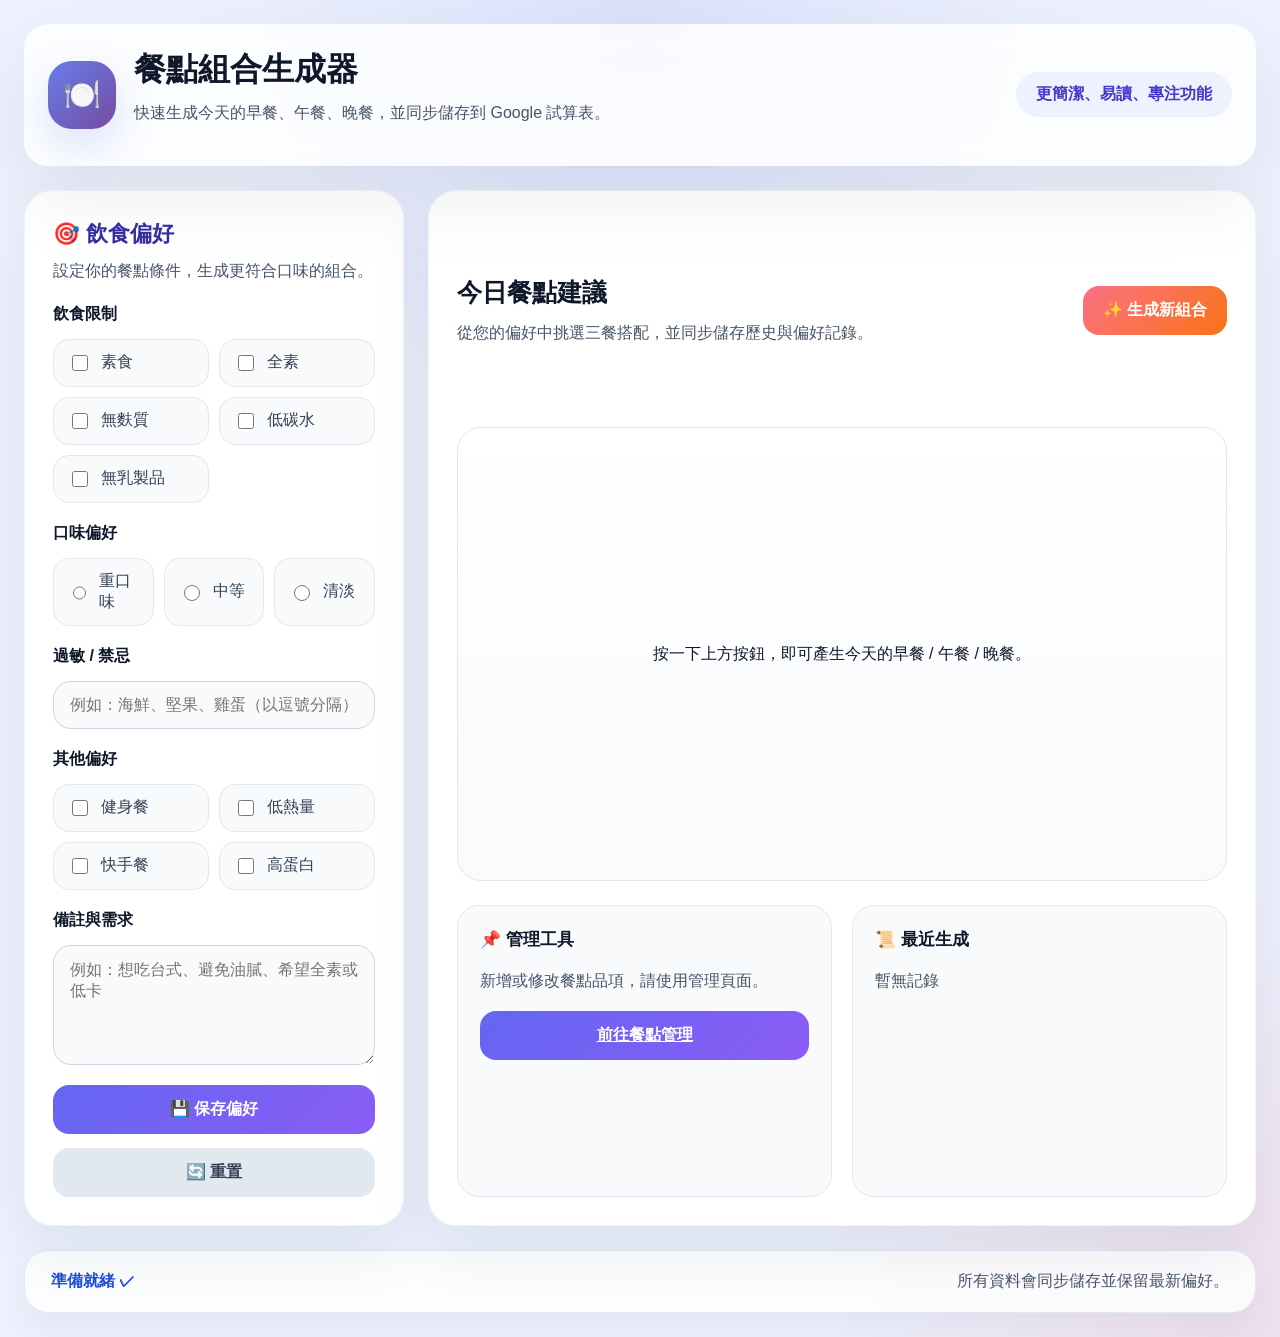
<file: index.html>
<!DOCTYPE html>
<html lang="zh-TW">
<head>
    <meta charset="UTF-8">
    <meta name="viewport" content="width=device-width, initial-scale=1.0">
    <title>🍽️ 你的餐點組合生成器</title>
    <link rel="stylesheet" href="styles.css">
</head>
<body>
    <div class="page-shell">
        <header class="topbar">
            <div class="topbar__brand">
                <div class="logo">🍽️</div>
                <div>
                    <h1>餐點組合生成器</h1>
                    <p class="subtitle">快速生成今天的早餐、午餐、晚餐，並同步儲存到 Google 試算表。</p>
                </div>
            </div>
            <div class="topbar__note">更簡潔、易讀、專注功能</div>
        </header>

        <main class="layout">
            <aside class="panel sidebar-panel">
                <div class="panel__header">
                    <div class="panel__title">🎯 飲食偏好</div>
                    <div class="panel__subtitle">設定你的餐點條件，生成更符合口味的組合。</div>
                </div>

                <section class="panel__section">
                    <h2>飲食限制</h2>
                    <div class="field-grid">
                        <label class="field-chip"><input type="checkbox" name="restriction" value="素食"><span>素食</span></label>
                        <label class="field-chip"><input type="checkbox" name="restriction" value="全素"><span>全素</span></label>
                        <label class="field-chip"><input type="checkbox" name="restriction" value="無麩質"><span>無麩質</span></label>
                        <label class="field-chip"><input type="checkbox" name="restriction" value="低碳水"><span>低碳水</span></label>
                        <label class="field-chip"><input type="checkbox" name="restriction" value="無乳製品"><span>無乳製品</span></label>
                    </div>
                </section>

                <section class="panel__section">
                    <h2>口味偏好</h2>
                    <div class="field-grid field-grid--small">
                        <label class="field-chip"><input type="radio" name="taste" value="重口味"><span>重口味</span></label>
                        <label class="field-chip"><input type="radio" name="taste" value="中等"><span>中等</span></label>
                        <label class="field-chip"><input type="radio" name="taste" value="清淡"><span>清淡</span></label>
                    </div>
                </section>

                <section class="panel__section">
                    <h2>過敏 / 禁忌</h2>
                    <input id="allergies" class="input-text" type="text" placeholder="例如：海鮮、堅果、雞蛋（以逗號分隔）">
                </section>

                <section class="panel__section">
                    <h2>其他偏好</h2>
                    <div class="field-grid">
                        <label class="field-chip"><input type="checkbox" name="other" value="健身餐"><span>健身餐</span></label>
                        <label class="field-chip"><input type="checkbox" name="other" value="低熱量"><span>低熱量</span></label>
                        <label class="field-chip"><input type="checkbox" name="other" value="快手餐"><span>快手餐</span></label>
                        <label class="field-chip"><input type="checkbox" name="other" value="高蛋白"><span>高蛋白</span></label>
                    </div>
                </section>

                <section class="panel__section">
                    <h2>備註與需求</h2>
                    <textarea id="userNote" class="input-text input-textarea" rows="5" placeholder="例如：想吃台式、避免油膩、希望全素或低卡"></textarea>
                </section>

                <div class="panel__actions">
                    <button id="savePrefs" class="btn btn-primary">💾 保存偏好</button>
                    <button id="resetPrefs" class="btn btn-secondary">🔄 重置</button>
                </div>
            </aside>

            <section class="panel content-panel">
                <div class="panel__hero">
                    <div>
                        <h2>今日餐點建議</h2>
                        <p>從您的偏好中挑選三餐搭配，並同步儲存歷史與偏好記錄。</p>
                    </div>
                    <button id="generateBtn" class="btn btn-accent">✨ 生成新組合</button>
                </div>

                <div id="resultsContainer" class="results-card">
                    <div class="empty-state">
                        <p>按一下上方按鈕，即可產生今天的早餐 / 午餐 / 晚餐。</p>
                    </div>
                </div>

                <div class="panel__section panel__section--split">
                    <div class="panel__card panel__card--soft">
                        <h3>📌 管理工具</h3>
                        <p>新增或修改餐點品項，請使用管理頁面。</p>
                        <a href="admin.html" class="btn btn-primary btn-block">前往餐點管理</a>
                    </div>

                    <div class="panel__card panel__card--soft">
                        <h3>📜 最近生成</h3>
                        <div id="historyContainer" class="history-list">
                            <p class="empty">暫無記錄</p>
                        </div>
                    </div>
                </div>
            </section>
        </main>

        <footer class="page-footer">
            <div id="status" class="status-bar">準備就緒 ✓</div>
            <div class="footer-text">所有資料會同步儲存並保留最新偏好。</div>
        </footer>
    </div>

    <script src="script.js"></script>
</body>
</html>
</file>
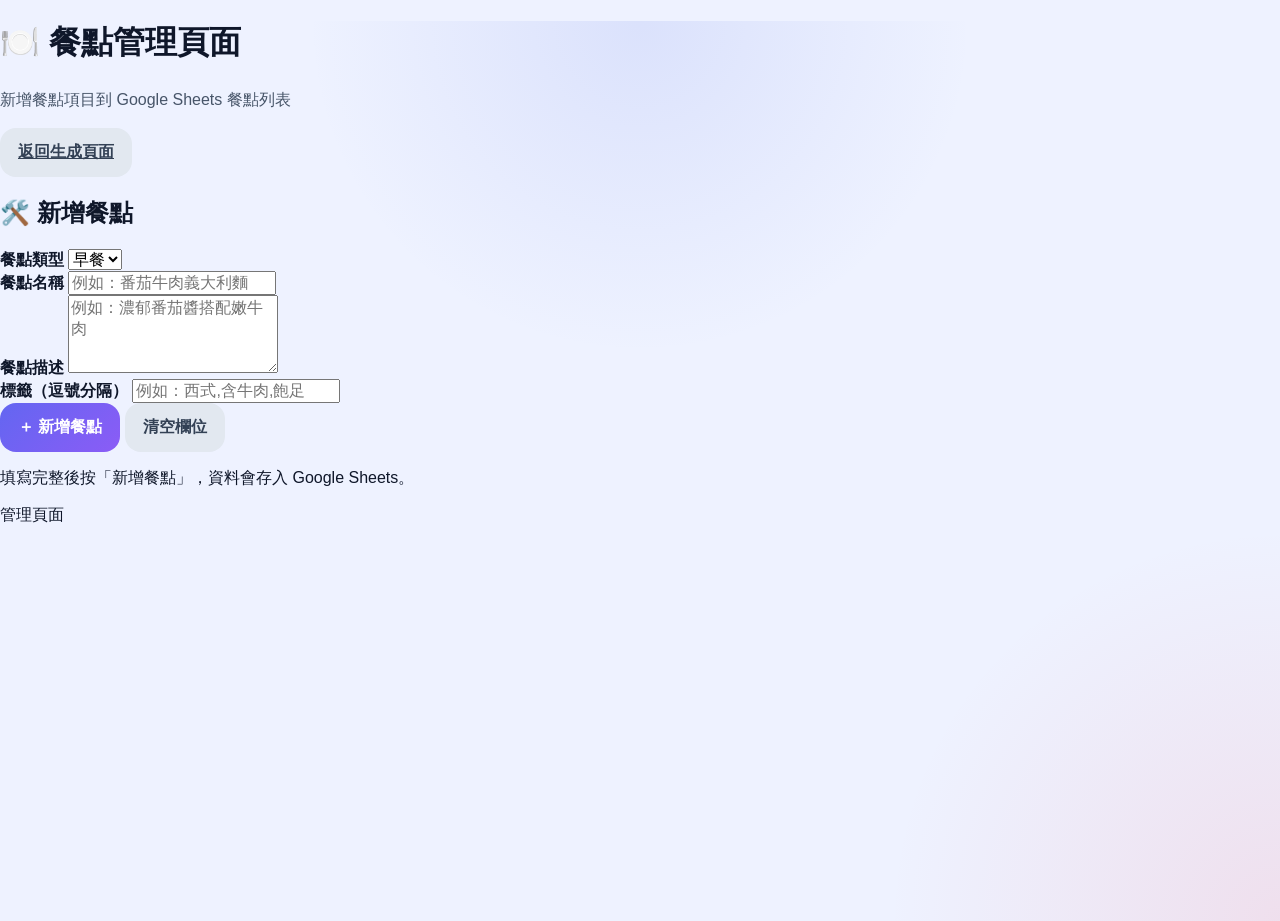
<file: admin.html>
<!DOCTYPE html>
<html lang="zh-TW">
<head>
    <meta charset="UTF-8">
    <meta name="viewport" content="width=device-width, initial-scale=1.0">
    <title>🍽️ 餐點管理頁面</title>
    <link rel="stylesheet" href="styles.css">
</head>
<body>
    <div class="container">
        <header class="header">
            <h1>🍽️ 餐點管理頁面</h1>
            <p class="subtitle">新增餐點項目到 Google Sheets 餐點列表</p>
            <div class="nav-links">
                <a class="btn btn-secondary" href="index.html">返回生成頁面</a>
            </div>
        </header>

        <main class="main-content admin-page">
            <section class="preferences-panel admin-form">
                <h2>🛠️ 新增餐點</h2>
                <div class="preference-section">
                    <label for="mealType"><strong>餐點類型</strong></label>
                    <select id="mealType" class="text-input">
                        <option value="早餐">早餐</option>
                        <option value="午餐">午餐</option>
                        <option value="晚餐">晚餐</option>
                    </select>
                </div>
                <div class="preference-section">
                    <label for="mealName"><strong>餐點名稱</strong></label>
                    <input id="mealName" type="text" class="text-input" placeholder="例如：番茄牛肉義大利麵">
                </div>
                <div class="preference-section">
                    <label for="mealDescription"><strong>餐點描述</strong></label>
                    <textarea id="mealDescription" rows="4" class="text-input" placeholder="例如：濃郁番茄醬搭配嫩牛肉"></textarea>
                </div>
                <div class="preference-section">
                    <label for="mealTags"><strong>標籤（逗號分隔）</strong></label>
                    <input id="mealTags" type="text" class="text-input" placeholder="例如：西式,含牛肉,飽足">
                </div>
                <div class="button-group admin-buttons">
                    <button id="addMealBtn" class="btn btn-primary">＋ 新增餐點</button>
                    <button id="clearMealFormBtn" class="btn btn-secondary">清空欄位</button>
                </div>
                <p id="adminStatus" class="admin-status">填寫完整後按「新增餐點」，資料會存入 Google Sheets。</p>
            </section>
        </main>

        <footer class="footer">
            <p class="status">管理頁面</p>
        </footer>
    </div>

    <script src="admin.js"></script>
</body>
</html>
</file>
<file: styles.css>
:root {
    color-scheme: light;
    font-family: 'Inter', 'Segoe UI', Tahoma, Geneva, Verdana, sans-serif;
    color: #0f172a;
    background: #eef2ff;
}

* {
    box-sizing: border-box;
}

html {
    scroll-behavior: smooth;
}

body {
    margin: 0;
    min-height: 100vh;
    background: radial-gradient(circle at top, rgba(102, 126, 234, 0.14), transparent 30%),
                radial-gradient(circle at bottom right, rgba(245, 87, 108, 0.12), transparent 25%),
                #eef2ff;
    color: #0f172a;
}

button,
input,
textarea,
select {
    font: inherit;
}

button {
    outline: none;
}

.page-shell {
    max-width: 1360px;
    margin: 0 auto;
    padding: 24px;
}

.topbar {
    display: flex;
    flex-wrap: wrap;
    justify-content: space-between;
    align-items: center;
    gap: 20px;
    padding: 24px;
    border-radius: 24px;
    background: rgba(255, 255, 255, 0.82);
    backdrop-filter: blur(12px);
    box-shadow: 0 28px 80px rgba(15, 23, 42, 0.08);
    margin-bottom: 24px;
}

.topbar__brand {
    display: flex;
    align-items: center;
    gap: 18px;
}

.logo {
    width: 68px;
    height: 68px;
    border-radius: 24px;
    background: linear-gradient(135deg, #667eea 0%, #764ba2 100%);
    display: grid;
    place-items: center;
    font-size: 1.9rem;
    color: white;
    box-shadow: 0 16px 40px rgba(102, 126, 234, 0.22);
}

.topbar__brand h1 {
    margin: 0;
    font-size: clamp(1.75rem, 2.5vw, 2.6rem);
}

.subtitle {
    margin-top: 8px;
    color: #475569;
    line-height: 1.6;
    max-width: 680px;
}

.topbar__note {
    padding: 12px 20px;
    border-radius: 999px;
    background: #eef2ff;
    color: #4338ca;
    font-weight: 600;
    white-space: nowrap;
}

.layout {
    display: grid;
    grid-template-columns: minmax(300px, 380px) 1fr;
    gap: 24px;
}

.panel {
    background: white;
    border-radius: 28px;
    box-shadow: 0 24px 60px rgba(15, 23, 42, 0.08);
    border: 1px solid rgba(148, 163, 184, 0.12);
    padding: 28px;
}

.sidebar-panel {
    display: flex;
    flex-direction: column;
    gap: 20px;
}

.panel__header {
    display: grid;
    gap: 10px;
}

.panel__title {
    font-size: 1.35rem;
    font-weight: 700;
    color: #3730a3;
}

.panel__subtitle {
    color: #475569;
    line-height: 1.65;
}

.panel__section {
    display: grid;
    gap: 14px;
}

.panel__section--split {
    display: grid;
    grid-template-columns: repeat(2, minmax(0, 1fr));
    gap: 20px;
}

.panel__section h2 {
    margin: 0;
    color: #0f172a;
    font-size: 1rem;
    font-weight: 700;
}

.field-grid {
    display: grid;
    gap: 10px;
    grid-template-columns: repeat(2, minmax(0, 1fr));
}

.field-grid--small {
    grid-template-columns: repeat(3, minmax(0, 1fr));
}

.field-chip {
    display: flex;
    align-items: center;
    gap: 10px;
    padding: 12px 14px;
    border-radius: 16px;
    border: 1px solid #e2e8f0;
    background: #f8fafc;
    color: #334155;
    cursor: pointer;
    transition: all 0.25s ease;
}

.field-chip:hover {
    background: #eef2ff;
    border-color: #c7d2fe;
}

.field-chip input {
    width: 16px;
    height: 16px;
    accent-color: #6366f1;
}

.input-text {
    width: 100%;
    min-height: 46px;
    border-radius: 18px;
    border: 1px solid #cbd5e1;
    background: #f8fafc;
    padding: 14px 16px;
    color: #0f172a;
    transition: all 0.25s ease;
}

.input-text:focus {
    outline: none;
    border-color: #6366f1;
    box-shadow: 0 0 0 6px rgba(99, 102, 241, 0.08);
    background: white;
}

.input-textarea {
    min-height: 120px;
    resize: vertical;
}

.panel__actions {
    display: grid;
    gap: 14px;
}

.btn {
    display: inline-flex;
    align-items: center;
    justify-content: center;
    gap: 10px;
    border-radius: 16px;
    border: none;
    cursor: pointer;
    transition: transform 0.2s ease, box-shadow 0.2s ease;
}

.btn:hover {
    transform: translateY(-1px);
    box-shadow: 0 12px 24px rgba(15, 23, 42, 0.12);
}

.btn-primary {
    background: linear-gradient(135deg, #6366f1 0%, #8b5cf6 100%);
    color: white;
    padding: 14px 18px;
    font-weight: 700;
}

.btn-secondary {
    background: #e2e8f0;
    color: #334155;
    padding: 14px 18px;
    font-weight: 700;
}

.btn-accent {
    background: linear-gradient(135deg, #fb7185 0%, #f97316 100%);
    color: white;
    padding: 14px 20px;
    font-size: 1rem;
    font-weight: 700;
}

.btn-block {
    width: 100%;
}

.content-panel {
    display: grid;
    gap: 24px;
}

.panel__hero {
    display: flex;
    align-items: center;
    justify-content: space-between;
    gap: 24px;
    flex-wrap: wrap;
}

.panel__hero h2 {
    margin: 0;
    font-size: 1.55rem;
    color: #0f172a;
}

.panel__hero p {
    margin: 10px 0 0;
    color: #475569;
    line-height: 1.7;
}

.results-card {
    min-height: 340px;
    padding: 26px;
    border-radius: 24px;
    border: 1px solid #e2e8f0;
    background: linear-gradient(180deg, rgba(255,255,255,0.92) 0%, rgba(248,250,252,0.95) 100%);
    display: flex;
    align-items: center;
    justify-content: center;
}

.page-footer {
    display: flex;
    justify-content: space-between;
    align-items: center;
    gap: 12px;
    margin-top: 24px;
    padding: 20px 26px;
    border-radius: 24px;
    background: rgba(255, 255, 255, 0.85);
    border: 1px solid #e2e8f0;
    box-shadow: 0 16px 40px rgba(15, 23, 42, 0.06);
}

.status-bar {
    font-weight: 700;
    color: #1d4ed8;
}

.footer-text {
    color: #475569;
}

.panel__card {
    background: #f8fafc;
    padding: 22px;
    border-radius: 22px;
    border: 1px solid #e2e8f0;
    display: flex;
    flex-direction: column;
    gap: 16px;
}

.panel__card h3 {
    margin: 0;
    font-size: 1.05rem;
    color: #0f172a;
}

.panel__card p {
    margin: 0;
    color: #475569;
    line-height: 1.7;
}

.history-list {
    display: grid;
    gap: 12px;
    max-height: 260px;
    overflow-y: auto;
}

.history-item {
    background: white;
    padding: 14px 16px;
    border-radius: 16px;
    border: 1px solid #e2e8f0;
    color: #0f172a;
}

.history-item:hover {
    transform: translateX(0);
    background: #eef2ff;
}

.history-time {
    color: #64748b;
    font-size: 0.85rem;
}

.empty {
    margin: 0;
    color: #94a3b8;
}

@media (max-width: 1080px) {
    .layout {
        grid-template-columns: 1fr;
    }

    .panel__section--split {
        grid-template-columns: 1fr;
    }
}

@media (max-width: 640px) {
    .page-shell {
        padding: 16px;
    }

    .topbar {
        padding: 20px;
    }

    .panel {
        padding: 22px;
    }

    .panel__hero {
        flex-direction: column;
        align-items: stretch;
    }

    .btn {
        width: 100%;
    }
}

.history-list::-webkit-scrollbar {
    width: 6px;
}

.history-list::-webkit-scrollbar-track {
    background: #f1f1f1;
    border-radius: 10px;
}

.history-list::-webkit-scrollbar-thumb {
    background: #667eea;
    border-radius: 10px;
}

.history-list::-webkit-scrollbar-thumb:hover {
    background: #764ba2;
}
</file>
